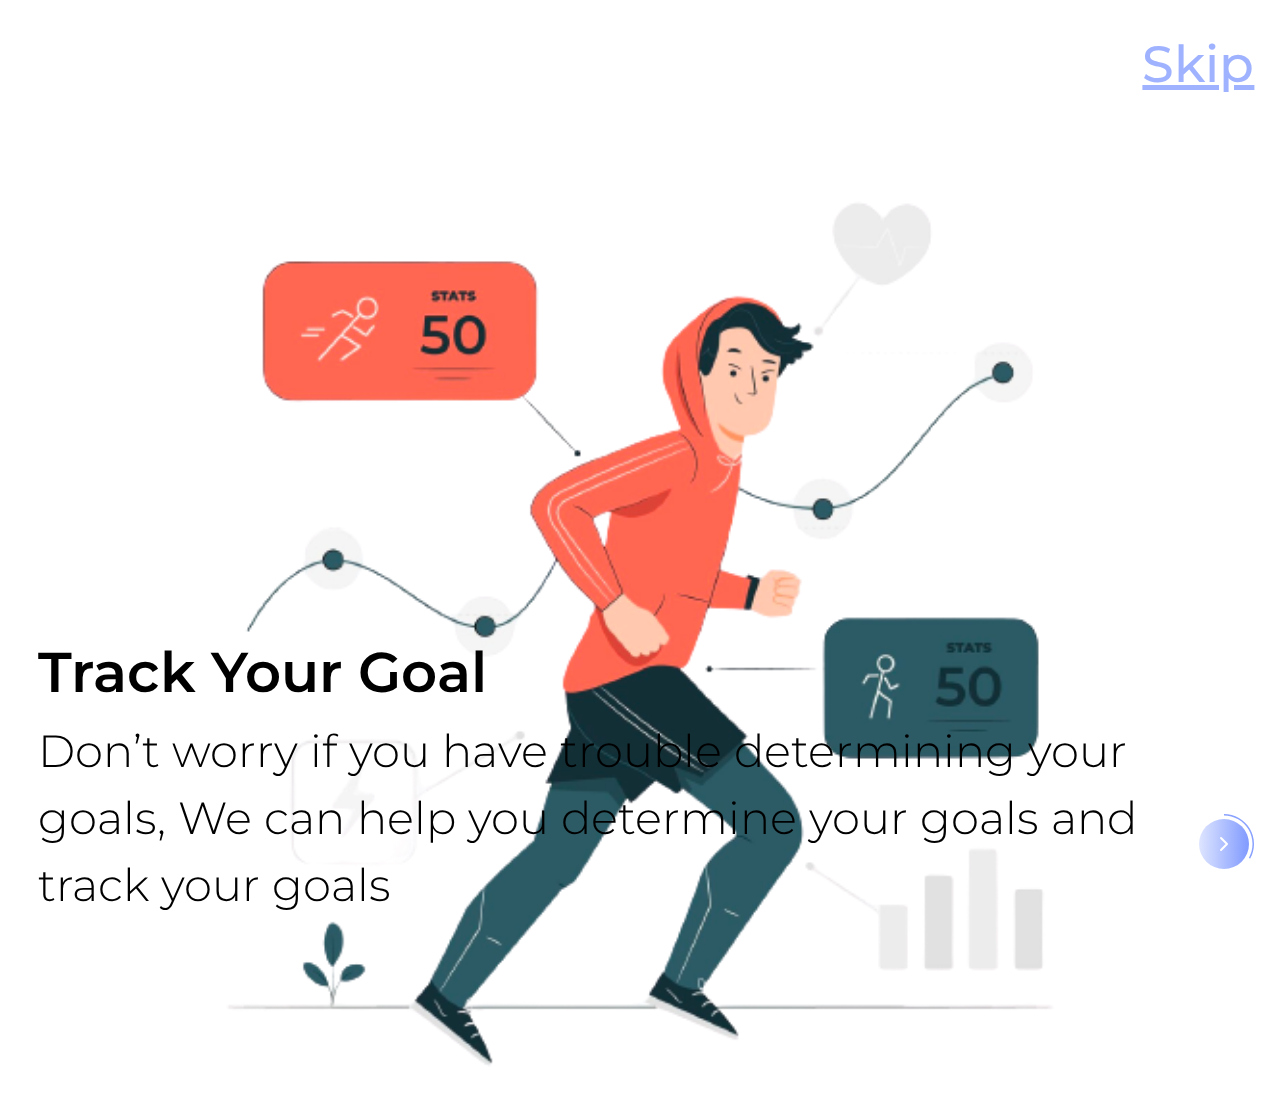
<file: index.html>
<!DOCTYPE html>
<html lang="en">
<head>
    <meta charset="UTF-8">
    <meta name="viewport" content="width=device-width, initial-scale=1.0">
    <title>Dacoid</title>
    <link rel="stylesheet" href="src/output.css">
    <!-- GOOGLE FONTS LINK START -->
    <link rel="preconnect" href="https://fonts.googleapis.com">
    <link rel="preconnect" href="https://fonts.gstatic.com" crossorigin>
    <link href="https://fonts.googleapis.com/css2?family=Montserrat:ital,wght@0,100..900;1,100..900&family=Quicksand:wght@700&display=swap" rel="stylesheet">
    <!-- GOOGLE FONTS LINK END -->
    <style>
        @keyframes fadeing {
            0% {
                opacity: 1;
            }
            100% {
                opacity: 0.3;
            }
        }
        @keyframes ShowIn {
            0% {
                opacity: 0.3;
            }
            100% {
                opacity: 1;
            }
        }
    </style>
</head>
<body>
    <!-- FIRST PAGE STARTED -->
    <!-- NAVBAR TYPE SKIP OPTION -->
    <a href="signup.html" class="underline absolute top-[2vw] right-[2vw] text-[#9FB2FF] font-[500] text-[4vw]" >
    Skip
    </a>
    <!-- FIRST PAGE IMAGE -->
    <img id="First_img" class="w-[75.2vw] m-auto mt-[16vh]" src="images/Page1.png" alt="Running Man">
    <!-- TEXTS -->
    <div class="mx-[3vw] fixed top-[70vh] flex flex-col space-y-1">
    <h1 id="Heading" class="font-[600] text-[4.375vw]">Track Your Goal</h1>
    <p id="Content" class="font-[300] text-[3.5vw]">Don’t worry if you have trouble determining your goals, We can help you determine your goals and track your goals</p>
    </div>
    <!-- NEXT OPTION -->
    <div onclick="clicked()">
        <img id="Go_to_next" class="cursor-pointer fixed right-[2vw] bottom-[2vw]" src="images/Group 1.svg" alt="Next Option">
    </div>
    <!-- FIRST PAGE ENDED -->
    <script>
        var clickCounter=0;
        function clicked(){
            clickCounter++;
            if(clickCounter==2){
                window.location.href = "signup.html";
            }
            displayswapimg(document.getElementById('First_img'),"images/Page2.png");
            displayswaptext(document.getElementById('Heading'),"Get Burn");
            displayswaptext(document.getElementById('Content'),"Let’s keep burning to achieve your goals, it hurts only temporarily, if you give up now you will be in pain forever");
            displayswapimg(document.getElementById('Go_to_next'),"images/Group 2.svg");
        }
        async function displayswapimg(item,img){
            item.style.opacity = 1;
            item.style = "animation : 1s ease-in 0.5s fadeing";
            await new Promise(r => setTimeout(r, 1400));
            item.src= img;
            item.style = "animation : 1s ease-out 0s ShowIn";
        }
        async function displayswaptext(item,text){
            item.style.opacity = 1;
            item.style = "animation : 1s ease-in 0.5s fadeing";
            await new Promise(r => setTimeout(r, 1400));
            item.innerHTML = text;
            item.style = "animation : 1s ease-out 0s ShowIn";
        }
    </script>
</body>
</html>
</file>
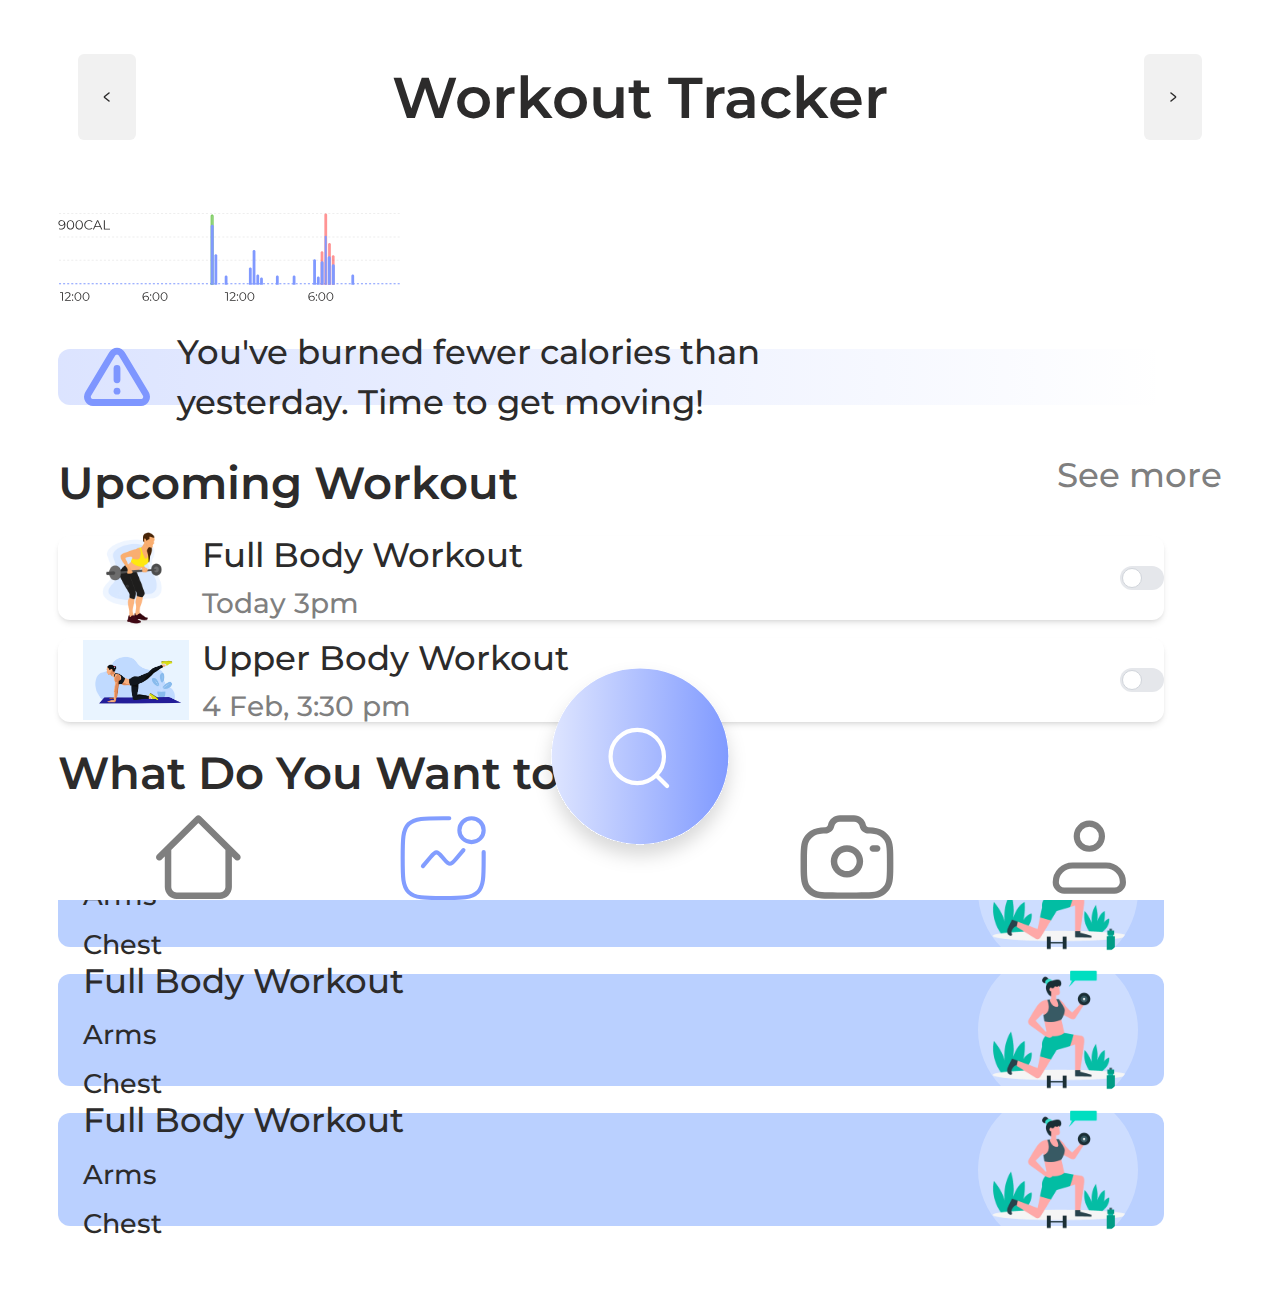
<file: dashboard.html>
<!DOCTYPE html>
<html lang="en">

<head>
    <meta charset="UTF-8">
    <meta name="viewport" content="width=device-width, initial-scale=1.0">
    <title>Dacoid</title>
    <link rel="stylesheet" href="src/output.css">
    <!-- GOOGLE FONTS LINK START -->
    <link rel="preconnect" href="https://fonts.googleapis.com">
    <link rel="preconnect" href="https://fonts.gstatic.com" crossorigin>
    <link
        href="https://fonts.googleapis.com/css2?family=Montserrat:ital,wght@0,100..900;1,100..900&family=Quicksand:wght@700&display=swap"
        rel="stylesheet">
    <!-- GOOGLE FONTS LINK END -->
</head>

<body>
    <!-- WELCOME BACK HEADING -->
    <div class="mt-[6vh] flex justify-center ">
    <img class="relative right-[20vw] px-[2vw] bg-[#F1F1F1] rounded-md" src="images/back.svg" alt="Back">
    <h1 class="font-[600] text-[4.5vw] text-[#2C2B2B]">Workout Tracker</h1>
    <img onclick="clicked()" class="relative left-[20vw] px-[2vw] bg-[#F1F1F1] rounded-md cursor-pointer" src="images/forward.svg" alt="Forward">
    </div>
    <!-- CHART -->
    <div class="ml-[4.5vw] mt-[8vh]">
        <img class="" src="images/Chart.svg" alt="">
    </div>

    <!-- ALERT MEASSAGE -->
    <div
        class="flex items-center pl-[2vw] h-14 space-x-[2vw] ml-[4.5vw] bg-gradient-to-r from-[#819DFF47] to-[#10101000] rounded-[12px] mt-[5vh] w-[86.4vw] text-[2.635vw] text-[#2C2B2B] font-[500]">
        <img class="w-[5.3vw]" src="images/alert-triangle.svg" alt="Alert Sign"><span class="w-[60%]">You've burned
            fewer calories than yesterday. Time to get moving!</span>
    </div>

    <!-- WORKOUTS -->
    <div class="flex justify-between mt-[5vh] mx-[4.5vw]">
        <h2 class="font-[600] text-[3.5vw] text-[#2C2B2B]">Upcoming Workout</h2>
        <span class="font-[500] text-[2.635vw] text-[#7F7F7F]">See more</span>
    </div>
    <div
        class="flex items-center justify-between pl-[2vw] h-[9.37vh] space-x-[2vw] ml-[4.5vw] rounded-[12px] mt-[2vh] w-[86.4vw] text-[2.635vw] text-[#2C2B2B] font-[500] shadow-md">
        <div class="flex items-center space-x-[1vw]">
            <img class="w-[8.25vw]" src="images/Full Body.png" alt="Alert Sign"><span
                class="flex flex-col space-y-[0.3vh]">
                <span class="font-[500] text-[2.635vw] text-[#2C2B2B]">Full Body Workout</span>
                <span class="font-[500] text-[2.18vw] text-[#7F7F7F]">Today 3pm</span>
            </span>
        </div>

        <label class="inline-flex items-center cursor-pointer">
            <input type="checkbox" value="" class="sr-only peer">
            <div
                class="relative w-11 h-6 bg-gray-200 peer-focus:ring-[#8099FF]
                rounded-full peer dark:bg-[#8099FF] peer-checked:after:translate-x-full rtl:peer-checked:after:-translate-x-full peer-checked:after:border-white after:content-[''] after:absolute after:top-[2px] after:start-[2px] after:bg-white after:border-gray-300 after:border after:rounded-full after:h-5 after:w-5 after:transition-all peer-checked:bg-[#8099FF]">
            </div>
        </label>

    </div>
    
    <div
        class="flex items-center justify-between pl-[2vw] h-[9.37vh] space-x-[2vw] ml-[4.5vw] rounded-[12px] mt-[2vh] w-[86.4vw] text-[2.635vw] text-[#2C2B2B] font-[500] shadow-md">
        <div class="flex items-center space-x-[1vw]">
            <img class="w-[8.25vw]" src="images/Upper Body.png" alt="Alert Sign"><span
                class="flex flex-col space-y-[0.3vh]">
                <span class="font-[500] text-[2.635vw] text-[#2C2B2B]">Upper Body Workout</span>
                <span class="font-[500] text-[2.18vw] text-[#7F7F7F]">4 Feb, 3:30 pm</span>
            </span>
        </div>

        <label class="inline-flex items-center cursor-pointer">
            <input type="checkbox" value="" class="sr-only peer">
            <div
                class="relative w-11 h-6 bg-gray-200 peer-focus:ring-[#8099FF]
                rounded-full peer dark:bg-[#8099FF] peer-checked:after:translate-x-full rtl:peer-checked:after:-translate-x-full peer-checked:after:border-white after:content-[''] after:absolute after:top-[2px] after:start-[2px] after:bg-white after:border-gray-300 after:border after:rounded-full after:h-5 after:w-5 after:transition-all peer-checked:bg-[#8099FF]">
            </div>
        </label>

    </div>

    <!-- OPTIONS -->
    <h2 class="font-[600] text-[3.5vw] text-[#2C2B2B] mt-[2vh] mx-[4.5vw]">What Do You Want to Train</h2>
    <div
    class="flex items-center justify-between px-[2vw] h-[12.5vh] ml-[4.5vw] bg-[#8CB1FF99] rounded-[12px] mt-[3vh] w-[86.4vw] text-[2.635vw] text-[#2C2B2B] font-[500]">
    <span class="flex flex-col space-y-[1vh]">
        <span>Full Body Workout</span>
        <span class="text-[2.1vw]">Arms</span>
        <span class="text-[2.1vw]">Chest</span>
    </span>
    <img class="w-[12.5vw] bg-[#ffffff48] rounded-[50%]" src="images/Other Exercise.png" alt="Alert Sign">
    </div>
    <div
    class="flex items-center justify-between px-[2vw] h-[12.5vh] ml-[4.5vw] bg-[#8CB1FF99] rounded-[12px] mt-[3vh] w-[86.4vw] text-[2.635vw] text-[#2C2B2B] font-[500]">
    <span class="flex flex-col space-y-[1vh]">
        <span>Full Body Workout</span>
        <span class="text-[2.1vw]">Arms</span>
        <span class="text-[2.1vw]">Chest</span>
    </span>
    <img class="w-[12.5vw] bg-[#ffffff48] rounded-[50%]" src="images/Other Exercise.png" alt="Alert Sign">
    </div>
    <div
    class="flex items-center justify-between px-[2vw] h-[12.5vh] ml-[4.5vw] bg-[#8CB1FF99] rounded-[12px] mt-[3vh] w-[86.4vw] text-[2.635vw] text-[#2C2B2B] font-[500]">
    <span class="flex flex-col space-y-[1vh]">
        <span>Full Body Workout</span>
        <span class="text-[2.1vw]">Arms</span>
        <span class="text-[2.1vw]">Chest</span>
    </span>
    <img class="w-[12.5vw] bg-[#ffffff48] rounded-[50%]" src="images/Other Exercise.png" alt="Alert Sign">
    </div>
    <br><br><br>
    <!-- TASK BAR -->
    <div class="flex justify-around z-3 h-[9.5vh] w-[100vw] bg-[#ffffff] fixed bottom-0">
        <div class="flex space-x-[12vw]">
            <img class="w-[7vw]" src="images/Home.svg" alt="">
            <img class="w-[7.2vw]" src="images/Options.svg" alt="">
        </div>
        <div class="flex space-x-[12vw]">
            <img class="w-[7.8vw]" src="images/Camera.svg" alt="">
            <img class="w-[5.8vw]" src="images/Account.svg" alt="">
        </div>
    </div>
    <div class="fixed bottom-[-1.5vh] w-[100vw] flex justify-center">
        <img class="w-[16.8vw] pb-[4.25vh]" src="images/Search.svg" alt="">
    </div>

    <script>
        function clicked(){
            window.location.href = "schedule.html";
        }
    </script>
</body>

</html>
</file>
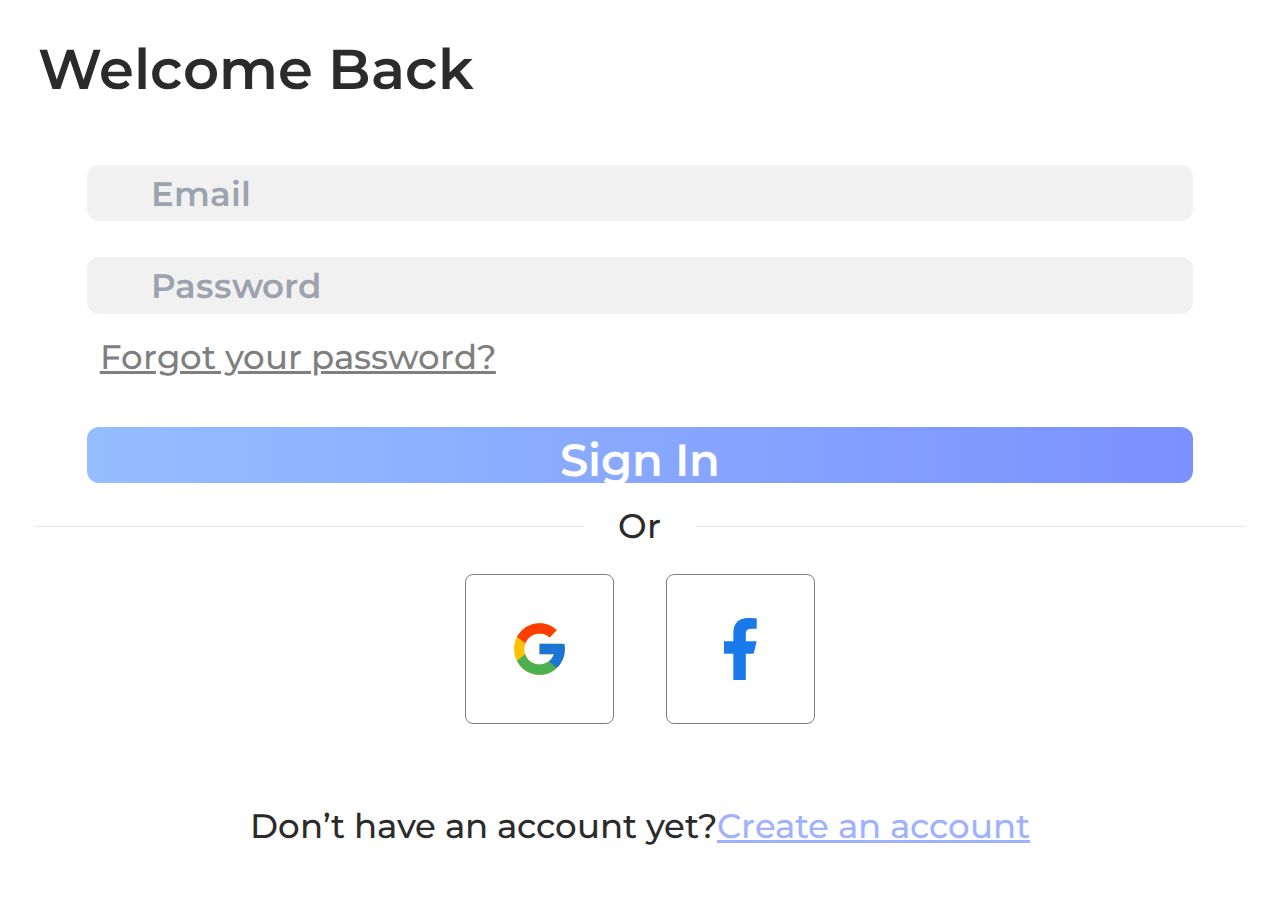
<file: login.html>
<!DOCTYPE html>
<html lang="en">
<head>
    <meta charset="UTF-8">
    <meta name="viewport" content="width=device-width, initial-scale=1.0">
    <title>Dacoid</title>
    <link rel="stylesheet" href="src/output.css">
    <!-- GOOGLE FONTS LINK START -->
    <link rel="preconnect" href="https://fonts.googleapis.com">
    <link rel="preconnect" href="https://fonts.gstatic.com" crossorigin>
    <link href="https://fonts.googleapis.com/css2?family=Montserrat:ital,wght@0,100..900;1,100..900&family=Quicksand:wght@700&display=swap" rel="stylesheet">
    <!-- GOOGLE FONTS LINK END -->
</head>
<body>
    <!-- WELCOME BACK HEADING -->
    <h1 class="mt-[3vh] ml-[3vw] font-[600] text-[4.375vw] text-[#2C2B2B]">Welcome Back</h1>

    <!-- 4 INPUTS -->
    <div class="mt-[6vh] flex flex-col space-y-[4vh]">
        <input class="py-[1vh] pl-[5vw] ml-[6.8vw] w-[86.4vw] h-[6.25vh] border-slate-950 bg-[#F1F1F1] rounded-[12px] text-[2.625vw] font-semibold" type="email" placeholder="Email"/>
        <input class="py-[1vh] pl-[5vw] ml-[6.8vw] w-[86.4vw] h-[6.25vh] border-slate-950 bg-[#F1F1F1] rounded-[12px] text-[2.625vw] font-semibold" type="password" placeholder="Password"/>
    </div>

    <!-- FORGOT PASSWORD -->
    <div class="mt-[2vh] ml-[7.8vw]">
        <p class="inline-block font-[500] text-[2.635vw] text-[#7F7F7F] underline">
            Forgot your password?
        </p>
    </div>

    <!-- BUTTON -->
    <button onclick="clicked()" class="h-14 bg-gradient-to-r from-[#95BEFF] to-[#7B91FF] rounded-[12px] mt-[5vh] w-[86.4vw] ml-[6.8vw] text-[3.5vw] text-white font-[600]">Sign In</button>

    <!--OTHER OPTION -->
    <!-- OR LINE -->
    <div class="mt-[2vh] flex">
        <hr class="w-[43vw] m-auto bg-[#7F7F7F] h-[0.5px]"><span class="font-[500] text-[2.635vw] text-[#2C2B2B]">Or</span>
        <hr class="w-[43vw] m-auto bg-[#7F7F7F] h-[0.5px]">
    </div>
    <!-- ICONS -->
    <div class="mt-[2.5vh] flex justify-center items-center h-15vh space-x-[4vw]">
        <div class="flex items-center justify-center w-[11.7vw] h-[11.7vw] border-[1px] border-[#7F7F7F] rounded-[8px] "><img class="h-[4.8vw]" src="images/google.svg" alt="Google icon"></div>
        <div class="flex items-center justify-center w-[11.7vw] h-[11.7vw] border-[1px] border-[#7F7F7F] rounded-[8px] "><img class="h-[4.8vw]" src="images/fb.svg" alt="FaceBook icon"></div>
    </div>
    <!-- LOGIN OPTION -->
    <div class="flex justify-center mt-[6vw] font-[500] text-[2.635vw] text-[#2C2B2B]">Don’t have an account yet? <a href="signup.html" class="text-[#9FB2FF] underline"> Create an account</a></div>

    <script>
        function clicked(){
            window.location.href = "options.html";
        }
    </script>
</body>
</html>
</file>
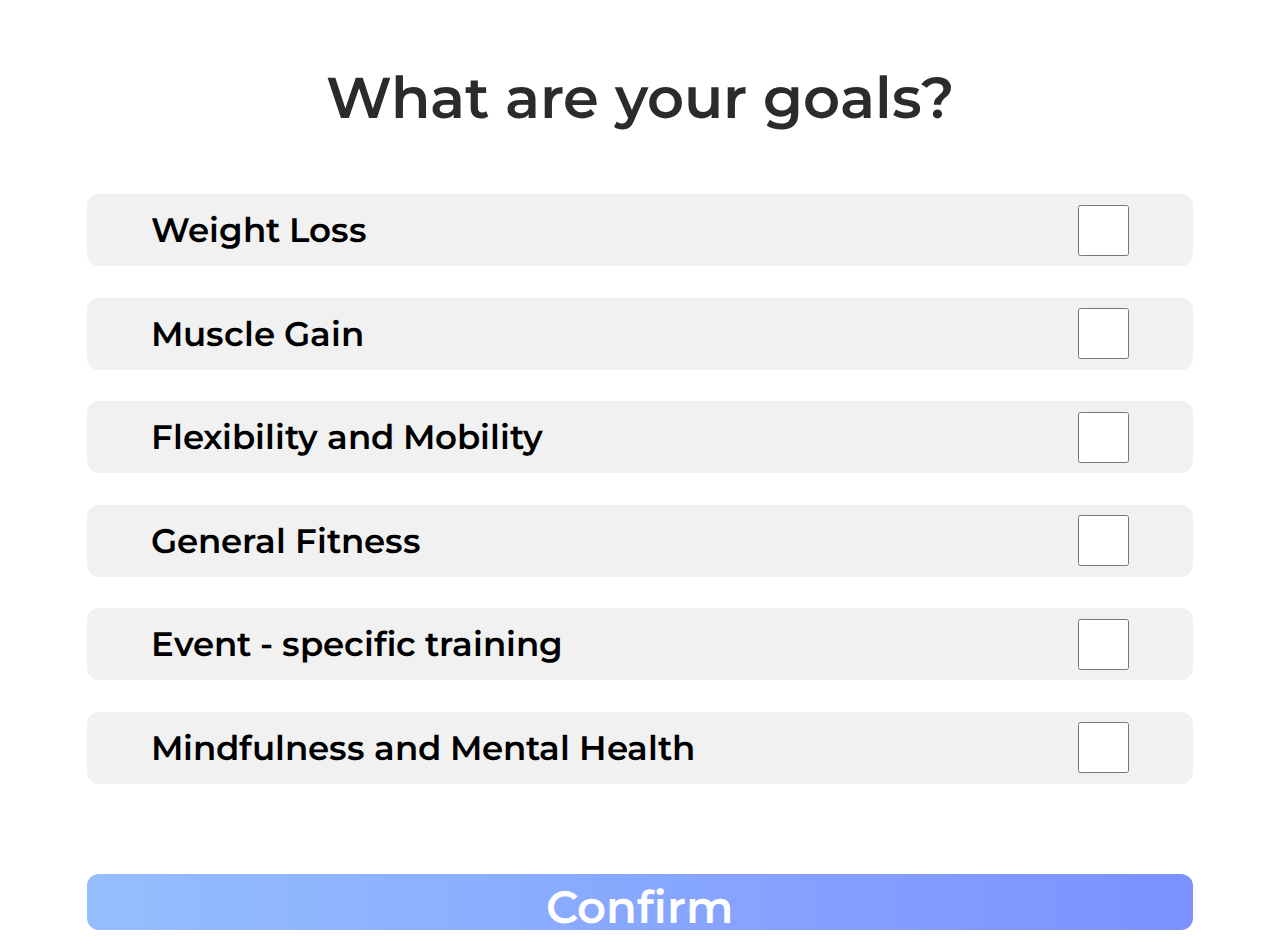
<file: options.html>
<!DOCTYPE html>
<html lang="en">
<head>
    <meta charset="UTF-8">
    <meta name="viewport" content="width=device-width, initial-scale=1.0">
    <title>Dacoid</title>
    <link rel="stylesheet" href="src/output.css">
    <!-- GOOGLE FONTS LINK START -->
    <link rel="preconnect" href="https://fonts.googleapis.com">
    <link rel="preconnect" href="https://fonts.gstatic.com" crossorigin>
    <link href="https://fonts.googleapis.com/css2?family=Montserrat:ital,wght@0,100..900;1,100..900&family=Quicksand:wght@700&display=swap" rel="stylesheet">
    <!-- GOOGLE FONTS LINK END -->
</head>
<body>
    <!-- WELCOME BACK HEADING -->
    <h1 class="mt-[6vh] flex justify-center font-[600] text-[4.5vw] text-[#2C2B2B]">What are your goals?</h1>

    <!-- OPTIONS -->
    <div class="mt-[6vh] flex flex-col space-y-[3.5vh]">
        <div class="flex justify-between items-center px-[5vw] ml-[6.8vw] w-[86.4vw] h-[8vh] border-[#2C2B2B] bg-[#F1F1F1] rounded-[12px] text-[2.625vw] font-semibold">Weight Loss <input class="accent-[#809AFF] bg-[#000000] ml-[6.8vw] w-[4vw] h-[4vw]" type="checkbox">
        </div>
        <div class="flex justify-between items-center px-[5vw] ml-[6.8vw] w-[86.4vw] h-[8vh] border-[#2C2B2B] bg-[#F1F1F1] rounded-[12px] text-[2.625vw] font-semibold">Muscle Gain<input class="accent-[#809AFF] bg-[#000000] ml-[6.8vw] w-[4vw] h-[4vw]" type="checkbox">
        </div>
        <div class="flex justify-between items-center px-[5vw] ml-[6.8vw] w-[86.4vw] h-[8vh] border-[#2C2B2B] bg-[#F1F1F1] rounded-[12px] text-[2.625vw] font-semibold">Flexibility and Mobility<input class="accent-[#809AFF] bg-[#000000] ml-[6.8vw] w-[4vw] h-[4vw]" type="checkbox">
        </div>
        <div class="flex justify-between items-center px-[5vw] ml-[6.8vw] w-[86.4vw] h-[8vh] border-[#2C2B2B] bg-[#F1F1F1] rounded-[12px] text-[2.625vw] font-semibold">General Fitness<input class="accent-[#809AFF] bg-[#000000] ml-[6.8vw] w-[4vw] h-[4vw]" type="checkbox">
        </div>
        <div class="flex justify-between items-center px-[5vw] ml-[6.8vw] w-[86.4vw] h-[8vh] border-[#2C2B2B] bg-[#F1F1F1] rounded-[12px] text-[2.625vw] font-semibold">Event - specific training<input class="accent-[#809AFF] bg-[#000000] ml-[6.8vw] w-[4vw] h-[4vw]" type="checkbox">
        </div>
        <div class="flex justify-between items-center px-[5vw] ml-[6.8vw] w-[86.4vw] h-[8vh] border-[#2C2B2B] bg-[#F1F1F1] rounded-[12px] text-[2.625vw] font-semibold">Mindfulness and Mental Health<input class="accent-[#809AFF] bg-[#000000] ml-[6.8vw] w-[4vw] h-[4vw]" type="checkbox">
        </div>
    </div>

    <!-- BUTTON -->
    <button onclick="clicked()" class="h-14 bg-gradient-to-r from-[#95BEFF] to-[#7B91FF] rounded-[12px] mt-[10vh] w-[86.4vw] ml-[6.8vw] text-[3.5vw] text-white font-[600]">Confirm</button>

    <script>
        function clicked(){
            window.location.href = "dashboard.html";
        }
    </script>
</body>
</html>
</file>
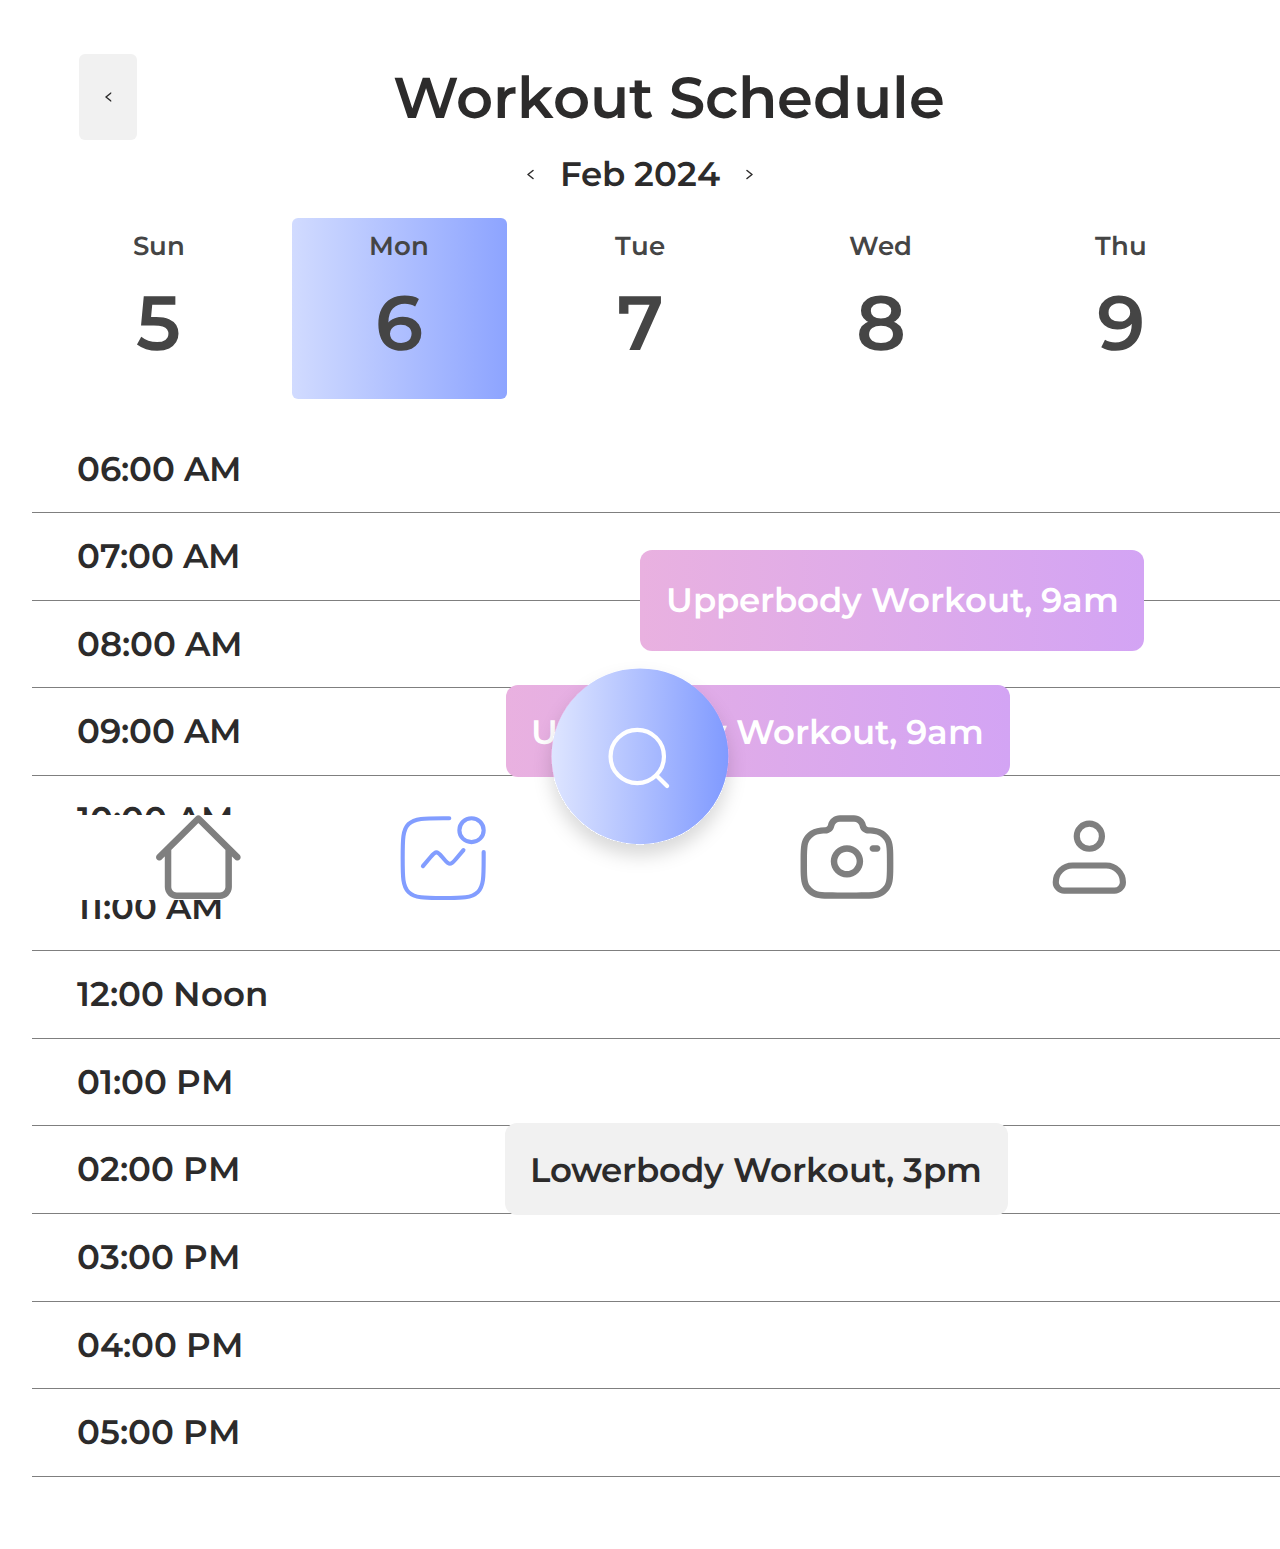
<file: schedule.html>
<!DOCTYPE html>
<html lang="en">

<head>
    <meta charset="UTF-8">
    <meta name="viewport" content="width=device-width, initial-scale=1.0">
    <title>Dacoid</title>
    <link rel="stylesheet" href="src/output.css">
    <!-- GOOGLE FONTS LINK START -->
    <link rel="preconnect" href="https://fonts.googleapis.com">
    <link rel="preconnect" href="https://fonts.gstatic.com" crossorigin>
    <link
        href="https://fonts.googleapis.com/css2?family=Montserrat:ital,wght@0,100..900;1,100..900&family=Quicksand:wght@700&display=swap"
        rel="stylesheet">
    <!-- GOOGLE FONTS LINK END -->
</head>

<body>
    <!-- WELCOME BACK HEADING -->
    <div class="mt-[6vh] flex justify-center ">
    <img onclick="clicked()" class="relative right-[20vw] px-[2vw] bg-[#F1F1F1] rounded-md cursor-pointer" src="images/back.svg" alt="Back">
    <h1 class="font-[600] text-[4.5vw] text-[#2C2B2B]">Workout Schedule</h1>
    </div>
    <!-- DATE -->
    <div class="mt-[1vh] flex justify-center space-x-[2vw]">
        <img src="images/back.svg" alt="Back">
        <span class="font-[600] text-[2.635vw] text-[#2C2B2B]">Feb 2024</span>
        <img src="images/forward.svg" alt="Forward">
    </div>
    <div class="mt-[2vh] flex justify-center space-x-[2vw]">
        <div class="flex flex-col items-center w-[16.8vw] rounded-md font-[600] text-[2vw] text-[#454545] pt-[1vh] pb-[2vh]">
        Sun<br><span class="font-[600] text-[6vw]">5</span>
        </div>

        <div class="flex flex-col items-center w-[16.8vw] rounded-md font-[600] text-[2vw] text-[#454545] bg-gradient-to-r from-[#D1DBFF] to-[#8DA4FF] pt-[1vh] pb-[2vh]">
        Mon<br><span class="font-[600] text-[6vw]">6</span>
        </div>

        <div class="flex flex-col items-center w-[16.8vw] rounded-md font-[600] text-[2vw] text-[#454545] pt-[1vh] pb-[2vh]">
        Tue<br><span class="font-[600] text-[6vw]">7</span>
        </div>

        <div class="flex flex-col items-center w-[16.8vw] rounded-md font-[600] text-[2vw] text-[#454545] pt-[1vh] pb-[2vh]">
        Wed<br><span class="font-[600] text-[6vw]">8</span>
        </div>

        <div class="flex flex-col items-center w-[16.8vw] rounded-md font-[600] text-[2vw] text-[#454545] pt-[1vh] pb-[2vh]">
        Thu<br><span class="font-[600] text-[6vw]">9</span>
        </div>
    </div>

    <!-- TIMES -->
    <div>
        <div class="mt-[5vh] ml-[6vw] font-[600] text-[2.635vw] text-[#2C2B2B]">06:00 AM</div><hr class="ml-[2.5vw] mt-[2vh] border-[#7F7F7F]">
        <div class="mt-[2vh] ml-[6vw] font-[600] text-[2.635vw] text-[#2C2B2B]">07:00 AM</div>
        <div class="mt-[2vh]">
            <hr class="ml-[2.5vw] border-[#7F7F7F]">
            <span class="absolute mt-[-4vw] ml-[50vw] p-[2vw] text-[2.635vw] font-[600] rounded-xl text-[#FFFFFF] bg-gradient-to-r from-[#E9B1E0] to-[#D3A4F4]">Upperbody Workout, 9am</span>
        </div>
        <div class="mt-[2vh] ml-[6vw] font-[600] text-[2.635vw] text-[#2C2B2B]">08:00 AM</div><hr class="ml-[2.5vw] mt-[2vh] border-[#7F7F7F]">
        <div class="mt-[2vh] ml-[6vw] font-[600] text-[2.635vw] text-[#2C2B2B]">09:00 AM
            <span class="ml-[20vw] p-[2vw] rounded-xl text-[#FFFFFF] bg-gradient-to-r from-[#E9B1E0] to-[#D3A4F4]">Upperbody Workout, 9am</span>
        </div><hr class="ml-[2.5vw] mt-[2vh] border-[#7F7F7F]">
        <div class="mt-[2vh] ml-[6vw] font-[600] text-[2.635vw] text-[#2C2B2B]">10:00 AM</div><hr class="ml-[2.5vw] mt-[2vh] border-[#7F7F7F]">
        <div class="mt-[2vh] ml-[6vw] font-[600] text-[2.635vw] text-[#2C2B2B]">11:00 AM</div><hr class="ml-[2.5vw] mt-[2vh] border-[#7F7F7F]">
        <div class="mt-[2vh] ml-[6vw] font-[600] text-[2.635vw] text-[#2C2B2B]">12:00 Noon</div><hr class="ml-[2.5vw] mt-[2vh] border-[#7F7F7F]">
        <div class="mt-[2vh] ml-[6vw] font-[600] text-[2.635vw] text-[#2C2B2B]">01:00 PM</div><hr class="ml-[2.5vw] mt-[2vh] border-[#7F7F7F]">
        <div class="mt-[2vh] ml-[6vw] font-[600] text-[2.635vw] text-[#2C2B2B]">02:00 PM
            <span class="ml-[20vw] p-[2vw] rounded-xl bg-[#F1F1F1]">Lowerbody Workout, 3pm</span>
        </div><hr class="ml-[2.5vw] mt-[2vh] border-[#7F7F7F]">
        <div class="mt-[2vh] ml-[6vw] font-[600] text-[2.635vw] text-[#2C2B2B]">03:00 PM</div><hr class="ml-[2.5vw] mt-[2vh] border-[#7F7F7F]">
        <div class="mt-[2vh] ml-[6vw] font-[600] text-[2.635vw] text-[#2C2B2B]">04:00 PM</div><hr class="ml-[2.5vw] mt-[2vh] border-[#7F7F7F]">
        <div class="mt-[2vh] ml-[6vw] font-[600] text-[2.635vw] text-[#2C2B2B]">05:00 PM</div><hr class="ml-[2.5vw] mt-[2vh] border-[#7F7F7F]">
    </div>
    <br><br><br>

    <!-- TASK BAR -->
    <div class="flex justify-around z-3 h-[9.5vh] w-[100vw] bg-[#ffffff] fixed bottom-0">
        <div class="flex space-x-[12vw]">
            <img class="w-[7vw]" src="images/Home.svg" alt="">
            <img class="w-[7.2vw]" src="images/Options.svg" alt="">
        </div>
        <div class="flex space-x-[12vw]">
            <img class="w-[7.8vw]" src="images/Camera.svg" alt="">
            <img class="w-[5.8vw]" src="images/Account.svg" alt="">
        </div>
    </div>
    <div class="fixed bottom-[-1.5vh] w-[100vw] flex justify-center">
        <img class="w-[16.8vw] pb-[4.25vh]" src="images/Search.svg" alt="">
    </div>


    <script>
        function clicked(){
            window.location.href = "dashboard.html";
        }
    </script>
</body>

</html>
</file>
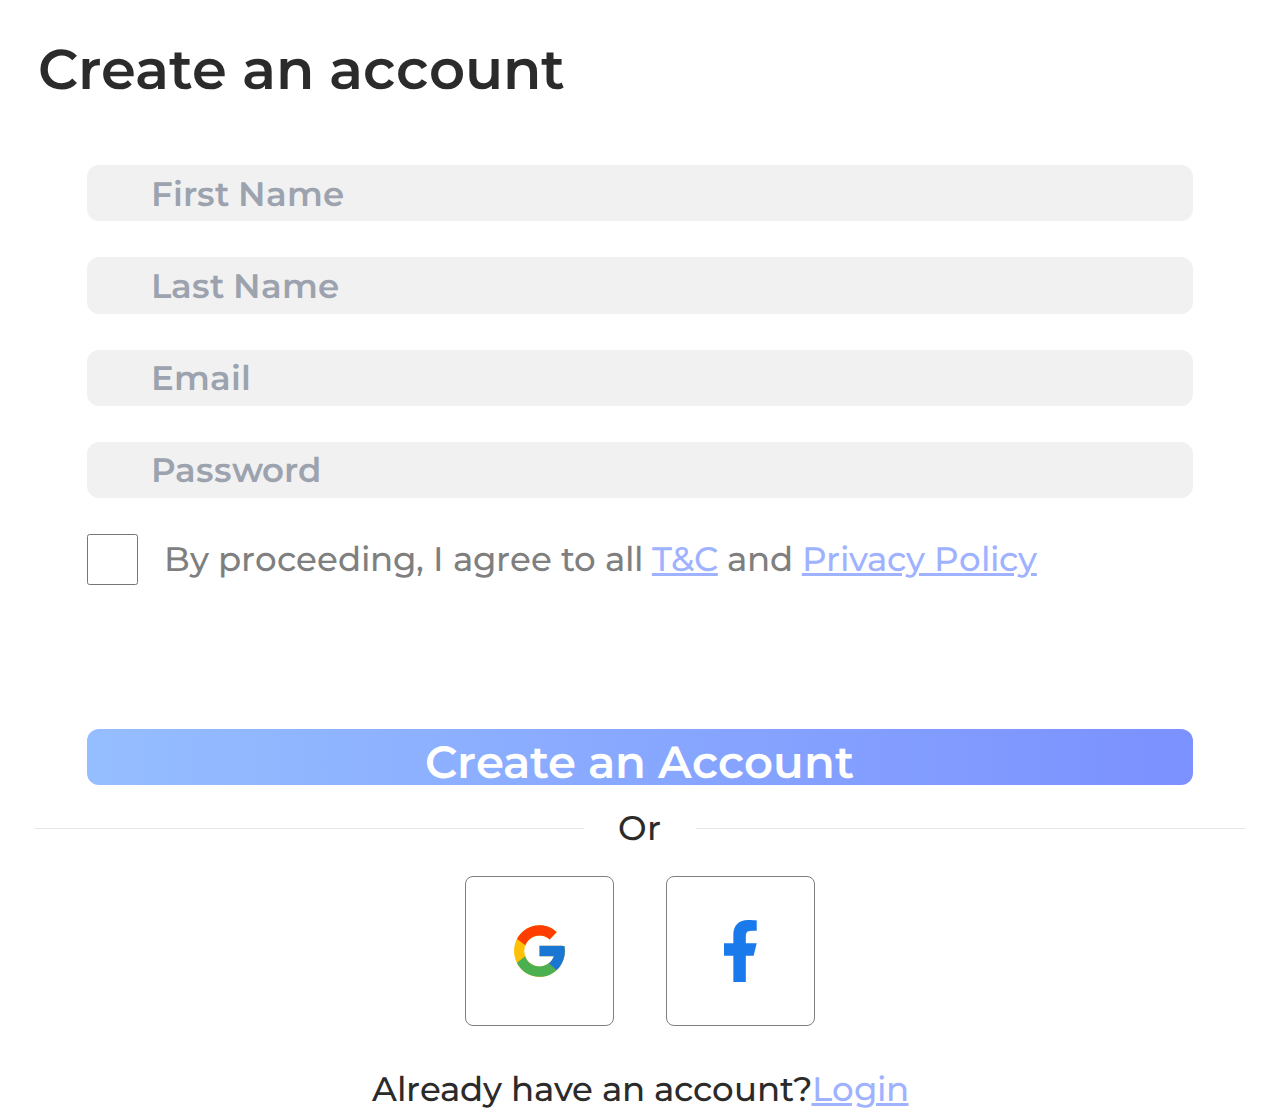
<file: signup.html>
<!DOCTYPE html>
<html lang="en">
<head>
    <meta charset="UTF-8">
    <meta name="viewport" content="width=device-width, initial-scale=1.0">
    <title>Dacoid</title>
    <link rel="stylesheet" href="src/output.css">
    <!-- GOOGLE FONTS LINK START -->
    <link rel="preconnect" href="https://fonts.googleapis.com">
    <link rel="preconnect" href="https://fonts.gstatic.com" crossorigin>
    <link href="https://fonts.googleapis.com/css2?family=Montserrat:ital,wght@0,100..900;1,100..900&family=Quicksand:wght@700&display=swap" rel="stylesheet">
    <!-- GOOGLE FONTS LINK END -->
</head>
<body>
    <!-- CREATE ACCOUNT HEADING -->
    <h1 class="mt-[3vh] ml-[3vw] font-[600] text-[4.375vw] text-[#2C2B2B]">Create an account</h1>

    <!-- 4 INPUTS -->
    <div class="mt-[6vh] flex flex-col space-y-[4vh]">
        <input class="py-[1vh] pl-[5vw] ml-[6.8vw] w-[86.4vw] h-[6.25vh] border-slate-950 bg-[#F1F1F1] rounded-[12px] text-[2.625vw] font-semibold" type="text" placeholder="First Name"/>
        <input class="py-[1vh] pl-[5vw] ml-[6.8vw] w-[86.4vw] h-[6.25vh] border-slate-950 bg-[#F1F1F1] rounded-[12px] text-[2.625vw] font-semibold" type="text" placeholder="Last Name"/>
        <input class="py-[1vh] pl-[5vw] ml-[6.8vw] w-[86.4vw] h-[6.25vh] border-slate-950 bg-[#F1F1F1] rounded-[12px] text-[2.625vw] font-semibold" type="email" placeholder="Email"/>
        <input class="py-[1vh] pl-[5vw] ml-[6.8vw] w-[86.4vw] h-[6.25vh] border-slate-950 bg-[#F1F1F1] rounded-[12px] text-[2.625vw] font-semibold" type="password" placeholder="Password"/>
    </div>

    <!-- CHECKBOX -->
    <div class="flex items-center mt-[4vh] space-x-[2vw]">
        <input class="ml-[6.8vw] w-[4vw] h-[4vw]" type="checkbox">
        <p class="inline-block font-[500] text-[2.635vw] text-[#7F7F7F]">
            By proceeding, I agree to all <span class="text-[#9FB2FF] underline">T&C</span> and <span class="text-[#9FB2FF] underline">Privacy Policy</span>
        </p>
    </div>

    <!-- BUTTON -->
    <button onclick="clicked()" class="h-14 bg-gradient-to-r from-[#95BEFF] to-[#7B91FF] rounded-[12px] mt-[16vh] w-[86.4vw] ml-[6.8vw] text-[3.5vw] text-white font-[600]">Create an Account</button>

    <!--OTHER OPTION -->
    <!-- OR LINE -->
    <div class="mt-[2vh] flex">
        <hr class="w-[43vw] m-auto bg-[#7F7F7F] h-[0.5px]"><span class="font-[500] text-[2.635vw] text-[#2C2B2B]">Or</span>
        <hr class="w-[43vw] m-auto bg-[#7F7F7F] h-[0.5px]">
    </div>
    <!-- ICONS -->
    <div class="mt-[2.5vh] flex justify-center items-center h-15vh space-x-[4vw]">
        <div class="flex items-center justify-center w-[11.7vw] h-[11.7vw] border-[1px] border-[#7F7F7F] rounded-[8px] "><img class="h-[4.8vw]" src="images/google.svg" alt="Google icon"></div>
        <div class="flex items-center justify-center w-[11.7vw] h-[11.7vw] border-[1px] border-[#7F7F7F] rounded-[8px] "><img class="h-[4.8vw]" src="images/fb.svg" alt="FaceBook icon"></div>
    </div>
    <!-- LOGIN OPTION -->
    <div class="flex justify-center mt-[3vw] font-[500] text-[2.635vw] text-[#2C2B2B]">Already have an account?<a href="login.html" class="text-[#9FB2FF] underline">Login</a></div>

    <script>
        function clicked(){
            window.location.href = "options.html";
        }
    </script>
</body>
</html>
</file>
<file: src/output.css>
/*
! tailwindcss v3.4.3 | MIT License | https://tailwindcss.com
*/

/*
1. Prevent padding and border from affecting element width. (https://github.com/mozdevs/cssremedy/issues/4)
2. Allow adding a border to an element by just adding a border-width. (https://github.com/tailwindcss/tailwindcss/pull/116)
*/

*,
::before,
::after {
  box-sizing: border-box;
  /* 1 */
  border-width: 0;
  /* 2 */
  border-style: solid;
  /* 2 */
  border-color: #e5e7eb;
  /* 2 */
}

::before,
::after {
  --tw-content: '';
}

/*
1. Use a consistent sensible line-height in all browsers.
2. Prevent adjustments of font size after orientation changes in iOS.
3. Use a more readable tab size.
4. Use the user's configured `sans` font-family by default.
5. Use the user's configured `sans` font-feature-settings by default.
6. Use the user's configured `sans` font-variation-settings by default.
7. Disable tap highlights on iOS
*/

html,
:host {
  line-height: 1.5;
  /* 1 */
  -webkit-text-size-adjust: 100%;
  /* 2 */
  -moz-tab-size: 4;
  /* 3 */
  -o-tab-size: 4;
     tab-size: 4;
  /* 3 */
  font-family: ui-sans-serif, system-ui, sans-serif, "Apple Color Emoji", "Segoe UI Emoji", "Segoe UI Symbol", "Noto Color Emoji";
  /* 4 */
  font-feature-settings: normal;
  /* 5 */
  font-variation-settings: normal;
  /* 6 */
  -webkit-tap-highlight-color: transparent;
  /* 7 */
}

/*
1. Remove the margin in all browsers.
2. Inherit line-height from `html` so users can set them as a class directly on the `html` element.
*/

body {
  margin: 0;
  /* 1 */
  line-height: inherit;
  /* 2 */
}

/*
1. Add the correct height in Firefox.
2. Correct the inheritance of border color in Firefox. (https://bugzilla.mozilla.org/show_bug.cgi?id=190655)
3. Ensure horizontal rules are visible by default.
*/

hr {
  height: 0;
  /* 1 */
  color: inherit;
  /* 2 */
  border-top-width: 1px;
  /* 3 */
}

/*
Add the correct text decoration in Chrome, Edge, and Safari.
*/

abbr:where([title]) {
  -webkit-text-decoration: underline dotted;
          text-decoration: underline dotted;
}

/*
Remove the default font size and weight for headings.
*/

h1,
h2,
h3,
h4,
h5,
h6 {
  font-size: inherit;
  font-weight: inherit;
}

/*
Reset links to optimize for opt-in styling instead of opt-out.
*/

a {
  color: inherit;
  text-decoration: inherit;
}

/*
Add the correct font weight in Edge and Safari.
*/

b,
strong {
  font-weight: bolder;
}

/*
1. Use the user's configured `mono` font-family by default.
2. Use the user's configured `mono` font-feature-settings by default.
3. Use the user's configured `mono` font-variation-settings by default.
4. Correct the odd `em` font sizing in all browsers.
*/

code,
kbd,
samp,
pre {
  font-family: ui-monospace, SFMono-Regular, Menlo, Monaco, Consolas, "Liberation Mono", "Courier New", monospace;
  /* 1 */
  font-feature-settings: normal;
  /* 2 */
  font-variation-settings: normal;
  /* 3 */
  font-size: 1em;
  /* 4 */
}

/*
Add the correct font size in all browsers.
*/

small {
  font-size: 80%;
}

/*
Prevent `sub` and `sup` elements from affecting the line height in all browsers.
*/

sub,
sup {
  font-size: 75%;
  line-height: 0;
  position: relative;
  vertical-align: baseline;
}

sub {
  bottom: -0.25em;
}

sup {
  top: -0.5em;
}

/*
1. Remove text indentation from table contents in Chrome and Safari. (https://bugs.chromium.org/p/chromium/issues/detail?id=999088, https://bugs.webkit.org/show_bug.cgi?id=201297)
2. Correct table border color inheritance in all Chrome and Safari. (https://bugs.chromium.org/p/chromium/issues/detail?id=935729, https://bugs.webkit.org/show_bug.cgi?id=195016)
3. Remove gaps between table borders by default.
*/

table {
  text-indent: 0;
  /* 1 */
  border-color: inherit;
  /* 2 */
  border-collapse: collapse;
  /* 3 */
}

/*
1. Change the font styles in all browsers.
2. Remove the margin in Firefox and Safari.
3. Remove default padding in all browsers.
*/

button,
input,
optgroup,
select,
textarea {
  font-family: inherit;
  /* 1 */
  font-feature-settings: inherit;
  /* 1 */
  font-variation-settings: inherit;
  /* 1 */
  font-size: 100%;
  /* 1 */
  font-weight: inherit;
  /* 1 */
  line-height: inherit;
  /* 1 */
  letter-spacing: inherit;
  /* 1 */
  color: inherit;
  /* 1 */
  margin: 0;
  /* 2 */
  padding: 0;
  /* 3 */
}

/*
Remove the inheritance of text transform in Edge and Firefox.
*/

button,
select {
  text-transform: none;
}

/*
1. Correct the inability to style clickable types in iOS and Safari.
2. Remove default button styles.
*/

button,
input:where([type='button']),
input:where([type='reset']),
input:where([type='submit']) {
  -webkit-appearance: button;
  /* 1 */
  background-color: transparent;
  /* 2 */
  background-image: none;
  /* 2 */
}

/*
Use the modern Firefox focus style for all focusable elements.
*/

:-moz-focusring {
  outline: auto;
}

/*
Remove the additional `:invalid` styles in Firefox. (https://github.com/mozilla/gecko-dev/blob/2f9eacd9d3d995c937b4251a5557d95d494c9be1/layout/style/res/forms.css#L728-L737)
*/

:-moz-ui-invalid {
  box-shadow: none;
}

/*
Add the correct vertical alignment in Chrome and Firefox.
*/

progress {
  vertical-align: baseline;
}

/*
Correct the cursor style of increment and decrement buttons in Safari.
*/

::-webkit-inner-spin-button,
::-webkit-outer-spin-button {
  height: auto;
}

/*
1. Correct the odd appearance in Chrome and Safari.
2. Correct the outline style in Safari.
*/

[type='search'] {
  -webkit-appearance: textfield;
  /* 1 */
  outline-offset: -2px;
  /* 2 */
}

/*
Remove the inner padding in Chrome and Safari on macOS.
*/

::-webkit-search-decoration {
  -webkit-appearance: none;
}

/*
1. Correct the inability to style clickable types in iOS and Safari.
2. Change font properties to `inherit` in Safari.
*/

::-webkit-file-upload-button {
  -webkit-appearance: button;
  /* 1 */
  font: inherit;
  /* 2 */
}

/*
Add the correct display in Chrome and Safari.
*/

summary {
  display: list-item;
}

/*
Removes the default spacing and border for appropriate elements.
*/

blockquote,
dl,
dd,
h1,
h2,
h3,
h4,
h5,
h6,
hr,
figure,
p,
pre {
  margin: 0;
}

fieldset {
  margin: 0;
  padding: 0;
}

legend {
  padding: 0;
}

ol,
ul,
menu {
  list-style: none;
  margin: 0;
  padding: 0;
}

/*
Reset default styling for dialogs.
*/

dialog {
  padding: 0;
}

/*
Prevent resizing textareas horizontally by default.
*/

textarea {
  resize: vertical;
}

/*
1. Reset the default placeholder opacity in Firefox. (https://github.com/tailwindlabs/tailwindcss/issues/3300)
2. Set the default placeholder color to the user's configured gray 400 color.
*/

input::-moz-placeholder, textarea::-moz-placeholder {
  opacity: 1;
  /* 1 */
  color: #9ca3af;
  /* 2 */
}

input::placeholder,
textarea::placeholder {
  opacity: 1;
  /* 1 */
  color: #9ca3af;
  /* 2 */
}

/*
Set the default cursor for buttons.
*/

button,
[role="button"] {
  cursor: pointer;
}

/*
Make sure disabled buttons don't get the pointer cursor.
*/

:disabled {
  cursor: default;
}

/*
1. Make replaced elements `display: block` by default. (https://github.com/mozdevs/cssremedy/issues/14)
2. Add `vertical-align: middle` to align replaced elements more sensibly by default. (https://github.com/jensimmons/cssremedy/issues/14#issuecomment-634934210)
   This can trigger a poorly considered lint error in some tools but is included by design.
*/

img,
svg,
video,
canvas,
audio,
iframe,
embed,
object {
  display: block;
  /* 1 */
  vertical-align: middle;
  /* 2 */
}

/*
Constrain images and videos to the parent width and preserve their intrinsic aspect ratio. (https://github.com/mozdevs/cssremedy/issues/14)
*/

img,
video {
  max-width: 100%;
  height: auto;
}

/* Make elements with the HTML hidden attribute stay hidden by default */

[hidden] {
  display: none;
}

html{
  font-family: "Montserrat";
  overflow-x: hidden;
}

*, ::before, ::after {
  --tw-border-spacing-x: 0;
  --tw-border-spacing-y: 0;
  --tw-translate-x: 0;
  --tw-translate-y: 0;
  --tw-rotate: 0;
  --tw-skew-x: 0;
  --tw-skew-y: 0;
  --tw-scale-x: 1;
  --tw-scale-y: 1;
  --tw-pan-x:  ;
  --tw-pan-y:  ;
  --tw-pinch-zoom:  ;
  --tw-scroll-snap-strictness: proximity;
  --tw-gradient-from-position:  ;
  --tw-gradient-via-position:  ;
  --tw-gradient-to-position:  ;
  --tw-ordinal:  ;
  --tw-slashed-zero:  ;
  --tw-numeric-figure:  ;
  --tw-numeric-spacing:  ;
  --tw-numeric-fraction:  ;
  --tw-ring-inset:  ;
  --tw-ring-offset-width: 0px;
  --tw-ring-offset-color: #fff;
  --tw-ring-color: rgb(59 130 246 / 0.5);
  --tw-ring-offset-shadow: 0 0 #0000;
  --tw-ring-shadow: 0 0 #0000;
  --tw-shadow: 0 0 #0000;
  --tw-shadow-colored: 0 0 #0000;
  --tw-blur:  ;
  --tw-brightness:  ;
  --tw-contrast:  ;
  --tw-grayscale:  ;
  --tw-hue-rotate:  ;
  --tw-invert:  ;
  --tw-saturate:  ;
  --tw-sepia:  ;
  --tw-drop-shadow:  ;
  --tw-backdrop-blur:  ;
  --tw-backdrop-brightness:  ;
  --tw-backdrop-contrast:  ;
  --tw-backdrop-grayscale:  ;
  --tw-backdrop-hue-rotate:  ;
  --tw-backdrop-invert:  ;
  --tw-backdrop-opacity:  ;
  --tw-backdrop-saturate:  ;
  --tw-backdrop-sepia:  ;
  --tw-contain-size:  ;
  --tw-contain-layout:  ;
  --tw-contain-paint:  ;
  --tw-contain-style:  ;
}

::backdrop {
  --tw-border-spacing-x: 0;
  --tw-border-spacing-y: 0;
  --tw-translate-x: 0;
  --tw-translate-y: 0;
  --tw-rotate: 0;
  --tw-skew-x: 0;
  --tw-skew-y: 0;
  --tw-scale-x: 1;
  --tw-scale-y: 1;
  --tw-pan-x:  ;
  --tw-pan-y:  ;
  --tw-pinch-zoom:  ;
  --tw-scroll-snap-strictness: proximity;
  --tw-gradient-from-position:  ;
  --tw-gradient-via-position:  ;
  --tw-gradient-to-position:  ;
  --tw-ordinal:  ;
  --tw-slashed-zero:  ;
  --tw-numeric-figure:  ;
  --tw-numeric-spacing:  ;
  --tw-numeric-fraction:  ;
  --tw-ring-inset:  ;
  --tw-ring-offset-width: 0px;
  --tw-ring-offset-color: #fff;
  --tw-ring-color: rgb(59 130 246 / 0.5);
  --tw-ring-offset-shadow: 0 0 #0000;
  --tw-ring-shadow: 0 0 #0000;
  --tw-shadow: 0 0 #0000;
  --tw-shadow-colored: 0 0 #0000;
  --tw-blur:  ;
  --tw-brightness:  ;
  --tw-contrast:  ;
  --tw-grayscale:  ;
  --tw-hue-rotate:  ;
  --tw-invert:  ;
  --tw-saturate:  ;
  --tw-sepia:  ;
  --tw-drop-shadow:  ;
  --tw-backdrop-blur:  ;
  --tw-backdrop-brightness:  ;
  --tw-backdrop-contrast:  ;
  --tw-backdrop-grayscale:  ;
  --tw-backdrop-hue-rotate:  ;
  --tw-backdrop-invert:  ;
  --tw-backdrop-opacity:  ;
  --tw-backdrop-saturate:  ;
  --tw-backdrop-sepia:  ;
  --tw-contain-size:  ;
  --tw-contain-layout:  ;
  --tw-contain-paint:  ;
  --tw-contain-style:  ;
}

.sr-only {
  position: absolute;
  width: 1px;
  height: 1px;
  padding: 0;
  margin: -1px;
  overflow: hidden;
  clip: rect(0, 0, 0, 0);
  white-space: nowrap;
  border-width: 0;
}

.fixed {
  position: fixed;
}

.absolute {
  position: absolute;
}

.relative {
  position: relative;
}

.bottom-0 {
  bottom: 0px;
}

.bottom-\[-1\.5vh\] {
  bottom: -1.5vh;
}

.bottom-\[2vw\] {
  bottom: 2vw;
}

.right-\[2vw\] {
  right: 2vw;
}

.top-\[2vw\] {
  top: 2vw;
}

.top-\[70vh\] {
  top: 70vh;
}

.left-\[20vw\] {
  left: 20vw;
}

.right-\[20vw\] {
  right: 20vw;
}

.right-\[40vw\] {
  right: 40vw;
}

.right-\[30vw\] {
  right: 30vw;
}

.right-\[25vw\] {
  right: 25vw;
}

.left-\[25vw\] {
  left: 25vw;
}

.m-auto {
  margin: auto;
}

.mx-\[3vw\] {
  margin-left: 3vw;
  margin-right: 3vw;
}

.mx-\[4\.5vw\] {
  margin-left: 4.5vw;
  margin-right: 4.5vw;
}

.ml-\[3vw\] {
  margin-left: 3vw;
}

.ml-\[4\.5vw\] {
  margin-left: 4.5vw;
}

.ml-\[6\.8vw\] {
  margin-left: 6.8vw;
}

.ml-\[7\.8vw\] {
  margin-left: 7.8vw;
}

.mt-\[10vh\] {
  margin-top: 10vh;
}

.mt-\[16vh\] {
  margin-top: 16vh;
}

.mt-\[1vh\] {
  margin-top: 1vh;
}

.mt-\[2\.5vh\] {
  margin-top: 2.5vh;
}

.mt-\[2vh\] {
  margin-top: 2vh;
}

.mt-\[3vh\] {
  margin-top: 3vh;
}

.mt-\[3vw\] {
  margin-top: 3vw;
}

.mt-\[4vh\] {
  margin-top: 4vh;
}

.mt-\[5vh\] {
  margin-top: 5vh;
}

.mt-\[6vh\] {
  margin-top: 6vh;
}

.mt-\[6vw\] {
  margin-top: 6vw;
}

.mt-\[8vh\] {
  margin-top: 8vh;
}

.mt-\[vh\] {
  margin-top: vh;
}

.ml-\[2vw\] {
  margin-left: 2vw;
}

.ml-\[vw\] {
  margin-left: vw;
}

.ml-\[6vw\] {
  margin-left: 6vw;
}

.ml-\[1vw\] {
  margin-left: 1vw;
}

.ml-\[2\.5vw\] {
  margin-left: 2.5vw;
}

.ml-\[40vw\] {
  margin-left: 40vw;
}

.ml-\[20vw\] {
  margin-left: 20vw;
}

.ml-\[10vw\] {
  margin-left: 10vw;
}

.mt-\[7vw\] {
  margin-top: 7vw;
}

.mb-\[7vw\] {
  margin-bottom: 7vw;
}

.mb-\[70vw\] {
  margin-bottom: 70vw;
}

.mt-\[70vw\] {
  margin-top: 70vw;
}

.mt-\[-7vw\] {
  margin-top: -7vw;
}

.mt-\[-3vw\] {
  margin-top: -3vw;
}

.mt-\[-2\.5vw\] {
  margin-top: -2.5vw;
}

.mt-\[-3\.5vw\] {
  margin-top: -3.5vw;
}

.mt-\[-4vw\] {
  margin-top: -4vw;
}

.ml-\[70vw\] {
  margin-left: 70vw;
}

.ml-\[50vw\] {
  margin-left: 50vw;
}

.inline-block {
  display: inline-block;
}

.flex {
  display: flex;
}

.inline-flex {
  display: inline-flex;
}

.h-14 {
  height: 3.5rem;
}

.h-6 {
  height: 1.5rem;
}

.h-\[0\.5px\] {
  height: 0.5px;
}

.h-\[11\.7vw\] {
  height: 11.7vw;
}

.h-\[12\.5vh\] {
  height: 12.5vh;
}

.h-\[4\.8vw\] {
  height: 4.8vw;
}

.h-\[4vw\] {
  height: 4vw;
}

.h-\[6\.25vh\] {
  height: 6.25vh;
}

.h-\[8vh\] {
  height: 8vh;
}

.h-\[9\.37vh\] {
  height: 9.37vh;
}

.h-\[9\.5vh\] {
  height: 9.5vh;
}

.h-\[9\.6vh\] {
  height: 9.6vh;
}

.w-11 {
  width: 2.75rem;
}

.w-\[100vw\] {
  width: 100vw;
}

.w-\[11\.7vw\] {
  width: 11.7vw;
}

.w-\[12\.5vw\] {
  width: 12.5vw;
}

.w-\[16\.8vw\] {
  width: 16.8vw;
}

.w-\[43vw\] {
  width: 43vw;
}

.w-\[4vw\] {
  width: 4vw;
}

.w-\[5\.3vw\] {
  width: 5.3vw;
}

.w-\[5\.8vw\] {
  width: 5.8vw;
}

.w-\[60\%\] {
  width: 60%;
}

.w-\[7\.2vw\] {
  width: 7.2vw;
}

.w-\[7\.8vw\] {
  width: 7.8vw;
}

.w-\[75\.2vw\] {
  width: 75.2vw;
}

.w-\[7vw\] {
  width: 7vw;
}

.w-\[8\.25vw\] {
  width: 8.25vw;
}

.w-\[86\.4vw\] {
  width: 86.4vw;
}

.cursor-pointer {
  cursor: pointer;
}

.flex-col {
  flex-direction: column;
}

.items-center {
  align-items: center;
}

.justify-center {
  justify-content: center;
}

.justify-between {
  justify-content: space-between;
}

.justify-around {
  justify-content: space-around;
}

.space-x-\[12vw\] > :not([hidden]) ~ :not([hidden]) {
  --tw-space-x-reverse: 0;
  margin-right: calc(12vw * var(--tw-space-x-reverse));
  margin-left: calc(12vw * calc(1 - var(--tw-space-x-reverse)));
}

.space-x-\[1vw\] > :not([hidden]) ~ :not([hidden]) {
  --tw-space-x-reverse: 0;
  margin-right: calc(1vw * var(--tw-space-x-reverse));
  margin-left: calc(1vw * calc(1 - var(--tw-space-x-reverse)));
}

.space-x-\[2vw\] > :not([hidden]) ~ :not([hidden]) {
  --tw-space-x-reverse: 0;
  margin-right: calc(2vw * var(--tw-space-x-reverse));
  margin-left: calc(2vw * calc(1 - var(--tw-space-x-reverse)));
}

.space-x-\[4vw\] > :not([hidden]) ~ :not([hidden]) {
  --tw-space-x-reverse: 0;
  margin-right: calc(4vw * var(--tw-space-x-reverse));
  margin-left: calc(4vw * calc(1 - var(--tw-space-x-reverse)));
}

.space-y-1 > :not([hidden]) ~ :not([hidden]) {
  --tw-space-y-reverse: 0;
  margin-top: calc(0.25rem * calc(1 - var(--tw-space-y-reverse)));
  margin-bottom: calc(0.25rem * var(--tw-space-y-reverse));
}

.space-y-\[0\.3vh\] > :not([hidden]) ~ :not([hidden]) {
  --tw-space-y-reverse: 0;
  margin-top: calc(0.3vh * calc(1 - var(--tw-space-y-reverse)));
  margin-bottom: calc(0.3vh * var(--tw-space-y-reverse));
}

.space-y-\[1vh\] > :not([hidden]) ~ :not([hidden]) {
  --tw-space-y-reverse: 0;
  margin-top: calc(1vh * calc(1 - var(--tw-space-y-reverse)));
  margin-bottom: calc(1vh * var(--tw-space-y-reverse));
}

.space-y-\[3\.5vh\] > :not([hidden]) ~ :not([hidden]) {
  --tw-space-y-reverse: 0;
  margin-top: calc(3.5vh * calc(1 - var(--tw-space-y-reverse)));
  margin-bottom: calc(3.5vh * var(--tw-space-y-reverse));
}

.space-y-\[4vh\] > :not([hidden]) ~ :not([hidden]) {
  --tw-space-y-reverse: 0;
  margin-top: calc(4vh * calc(1 - var(--tw-space-y-reverse)));
  margin-bottom: calc(4vh * var(--tw-space-y-reverse));
}

.space-x-\[50vw\] > :not([hidden]) ~ :not([hidden]) {
  --tw-space-x-reverse: 0;
  margin-right: calc(50vw * var(--tw-space-x-reverse));
  margin-left: calc(50vw * calc(1 - var(--tw-space-x-reverse)));
}

.rounded-\[12px\] {
  border-radius: 12px;
}

.rounded-\[50\%\] {
  border-radius: 50%;
}

.rounded-\[8px\] {
  border-radius: 8px;
}

.rounded-full {
  border-radius: 9999px;
}

.rounded-md {
  border-radius: 0.375rem;
}

.rounded-xl {
  border-radius: 0.75rem;
}

.border-\[1px\] {
  border-width: 1px;
}

.border-\[\#2C2B2B\] {
  --tw-border-opacity: 1;
  border-color: rgb(44 43 43 / var(--tw-border-opacity));
}

.border-\[\#7F7F7F\] {
  --tw-border-opacity: 1;
  border-color: rgb(127 127 127 / var(--tw-border-opacity));
}

.border-slate-950 {
  --tw-border-opacity: 1;
  border-color: rgb(2 6 23 / var(--tw-border-opacity));
}

.bg-\[\#000000\] {
  --tw-bg-opacity: 1;
  background-color: rgb(0 0 0 / var(--tw-bg-opacity));
}

.bg-\[\#7F7F7F\] {
  --tw-bg-opacity: 1;
  background-color: rgb(127 127 127 / var(--tw-bg-opacity));
}

.bg-\[\#8CB1FF99\] {
  background-color: #8CB1FF99;
}

.bg-\[\#F1F1F1\] {
  --tw-bg-opacity: 1;
  background-color: rgb(241 241 241 / var(--tw-bg-opacity));
}

.bg-\[\#ffffff48\] {
  background-color: #ffffff48;
}

.bg-\[\#ffffff\] {
  --tw-bg-opacity: 1;
  background-color: rgb(255 255 255 / var(--tw-bg-opacity));
}

.bg-gray-200 {
  --tw-bg-opacity: 1;
  background-color: rgb(229 231 235 / var(--tw-bg-opacity));
}

.bg-gradient-to-r {
  background-image: linear-gradient(to right, var(--tw-gradient-stops));
}

.from-\[\#819DFF47\] {
  --tw-gradient-from: #819DFF47 var(--tw-gradient-from-position);
  --tw-gradient-to: rgb(129 157 255 / 0) var(--tw-gradient-to-position);
  --tw-gradient-stops: var(--tw-gradient-from), var(--tw-gradient-to);
}

.from-\[\#8DA4FF\] {
  --tw-gradient-from: #8DA4FF var(--tw-gradient-from-position);
  --tw-gradient-to: rgb(141 164 255 / 0) var(--tw-gradient-to-position);
  --tw-gradient-stops: var(--tw-gradient-from), var(--tw-gradient-to);
}

.from-\[\#95BEFF\] {
  --tw-gradient-from: #95BEFF var(--tw-gradient-from-position);
  --tw-gradient-to: rgb(149 190 255 / 0) var(--tw-gradient-to-position);
  --tw-gradient-stops: var(--tw-gradient-from), var(--tw-gradient-to);
}

.from-\[\#D1DBFF\] {
  --tw-gradient-from: #D1DBFF var(--tw-gradient-from-position);
  --tw-gradient-to: rgb(209 219 255 / 0) var(--tw-gradient-to-position);
  --tw-gradient-stops: var(--tw-gradient-from), var(--tw-gradient-to);
}

.from-\[\#E9B1E0\] {
  --tw-gradient-from: #E9B1E0 var(--tw-gradient-from-position);
  --tw-gradient-to: rgb(233 177 224 / 0) var(--tw-gradient-to-position);
  --tw-gradient-stops: var(--tw-gradient-from), var(--tw-gradient-to);
}

.to-\[\#10101000\] {
  --tw-gradient-to: #10101000 var(--tw-gradient-to-position);
}

.to-\[\#7B91FF\] {
  --tw-gradient-to: #7B91FF var(--tw-gradient-to-position);
}

.to-\[\#D1DBFF\] {
  --tw-gradient-to: #D1DBFF var(--tw-gradient-to-position);
}

.to-\[\#D1DBF\] {
  --tw-gradient-to: #D1DBF var(--tw-gradient-to-position);
}

.to-\[\#8DA4FF\] {
  --tw-gradient-to: #8DA4FF var(--tw-gradient-to-position);
}

.to-\[\#D3A4F4\] {
  --tw-gradient-to: #D3A4F4 var(--tw-gradient-to-position);
}

.p-\[1vw\] {
  padding: 1vw;
}

.p-\[2vw\] {
  padding: 2vw;
}

.px-\[2vw\] {
  padding-left: 2vw;
  padding-right: 2vw;
}

.px-\[5vw\] {
  padding-left: 5vw;
  padding-right: 5vw;
}

.py-\[1vh\] {
  padding-top: 1vh;
  padding-bottom: 1vh;
}

.px-\[1vw\] {
  padding-left: 1vw;
  padding-right: 1vw;
}

.pb-\[4\.25vh\] {
  padding-bottom: 4.25vh;
}

.pl-\[2vw\] {
  padding-left: 2vw;
}

.pl-\[5vw\] {
  padding-left: 5vw;
}

.pt-\[1vh\] {
  padding-top: 1vh;
}

.pb-\[3vh\] {
  padding-bottom: 3vh;
}

.pb-\[2vh\] {
  padding-bottom: 2vh;
}

.text-\[2\.18vw\] {
  font-size: 2.18vw;
}

.text-\[2\.1vw\] {
  font-size: 2.1vw;
}

.text-\[2\.5vw\] {
  font-size: 2.5vw;
}

.text-\[2\.625vw\] {
  font-size: 2.625vw;
}

.text-\[2\.635vw\] {
  font-size: 2.635vw;
}

.text-\[2vw\] {
  font-size: 2vw;
}

.text-\[3\.5vw\] {
  font-size: 3.5vw;
}

.text-\[4\.375vw\] {
  font-size: 4.375vw;
}

.text-\[4\.5vw\] {
  font-size: 4.5vw;
}

.text-\[4vw\] {
  font-size: 4vw;
}

.text-\[6\.125vw\] {
  font-size: 6.125vw;
}

.text-\[6vw\] {
  font-size: 6vw;
}

.font-\[300\] {
  font-weight: 300;
}

.font-\[500\] {
  font-weight: 500;
}

.font-\[600\] {
  font-weight: 600;
}

.font-semibold {
  font-weight: 600;
}

.text-\[\#2C2B2B\] {
  --tw-text-opacity: 1;
  color: rgb(44 43 43 / var(--tw-text-opacity));
}

.text-\[\#454545\] {
  --tw-text-opacity: 1;
  color: rgb(69 69 69 / var(--tw-text-opacity));
}

.text-\[\#7F7F7F\] {
  --tw-text-opacity: 1;
  color: rgb(127 127 127 / var(--tw-text-opacity));
}

.text-\[\#9FB2FF\] {
  --tw-text-opacity: 1;
  color: rgb(159 178 255 / var(--tw-text-opacity));
}

.text-white {
  --tw-text-opacity: 1;
  color: rgb(255 255 255 / var(--tw-text-opacity));
}

.text-\[\#FFFFFF\] {
  --tw-text-opacity: 1;
  color: rgb(255 255 255 / var(--tw-text-opacity));
}

.underline {
  text-decoration-line: underline;
}

.accent-\[\#809AFF\] {
  accent-color: #809AFF;
}

.shadow-md {
  --tw-shadow: 0 4px 6px -1px rgb(0 0 0 / 0.1), 0 2px 4px -2px rgb(0 0 0 / 0.1);
  --tw-shadow-colored: 0 4px 6px -1px var(--tw-shadow-color), 0 2px 4px -2px var(--tw-shadow-color);
  box-shadow: var(--tw-ring-offset-shadow, 0 0 #0000), var(--tw-ring-shadow, 0 0 #0000), var(--tw-shadow);
}

.ease-in {
  transition-timing-function: cubic-bezier(0.4, 0, 1, 1);
}

.ease-out {
  transition-timing-function: cubic-bezier(0, 0, 0.2, 1);
}

.after\:absolute::after {
  content: var(--tw-content);
  position: absolute;
}

.after\:start-\[2px\]::after {
  content: var(--tw-content);
  inset-inline-start: 2px;
}

.after\:top-\[2px\]::after {
  content: var(--tw-content);
  top: 2px;
}

.after\:h-5::after {
  content: var(--tw-content);
  height: 1.25rem;
}

.after\:w-5::after {
  content: var(--tw-content);
  width: 1.25rem;
}

.after\:rounded-full::after {
  content: var(--tw-content);
  border-radius: 9999px;
}

.after\:border::after {
  content: var(--tw-content);
  border-width: 1px;
}

.after\:border-gray-300::after {
  content: var(--tw-content);
  --tw-border-opacity: 1;
  border-color: rgb(209 213 219 / var(--tw-border-opacity));
}

.after\:bg-white::after {
  content: var(--tw-content);
  --tw-bg-opacity: 1;
  background-color: rgb(255 255 255 / var(--tw-bg-opacity));
}

.after\:transition-all::after {
  content: var(--tw-content);
  transition-property: all;
  transition-timing-function: cubic-bezier(0.4, 0, 0.2, 1);
  transition-duration: 150ms;
}

.after\:content-\[\'\'\]::after {
  --tw-content: '';
  content: var(--tw-content);
}

.peer:checked ~ .peer-checked\:bg-\[\#8099FF\] {
  --tw-bg-opacity: 1;
  background-color: rgb(128 153 255 / var(--tw-bg-opacity));
}

.peer:checked ~ .peer-checked\:after\:translate-x-full::after {
  content: var(--tw-content);
  --tw-translate-x: 100%;
  transform: translate(var(--tw-translate-x), var(--tw-translate-y)) rotate(var(--tw-rotate)) skewX(var(--tw-skew-x)) skewY(var(--tw-skew-y)) scaleX(var(--tw-scale-x)) scaleY(var(--tw-scale-y));
}

.peer:checked ~ .peer-checked\:after\:border-white::after {
  content: var(--tw-content);
  --tw-border-opacity: 1;
  border-color: rgb(255 255 255 / var(--tw-border-opacity));
}

.peer:focus ~ .peer-focus\:ring-\[\#8099FF\] {
  --tw-ring-opacity: 1;
  --tw-ring-color: rgb(128 153 255 / var(--tw-ring-opacity));
}

.peer:checked ~ .rtl\:peer-checked\:after\:-translate-x-full:where([dir="rtl"], [dir="rtl"] *)::after {
  content: var(--tw-content);
  --tw-translate-x: -100%;
  transform: translate(var(--tw-translate-x), var(--tw-translate-y)) rotate(var(--tw-rotate)) skewX(var(--tw-skew-x)) skewY(var(--tw-skew-y)) scaleX(var(--tw-scale-x)) scaleY(var(--tw-scale-y));
}

@media (prefers-color-scheme: dark) {
  .dark\:bg-\[\#8099FF\] {
    --tw-bg-opacity: 1;
    background-color: rgb(128 153 255 / var(--tw-bg-opacity));
  }
}
</file>
